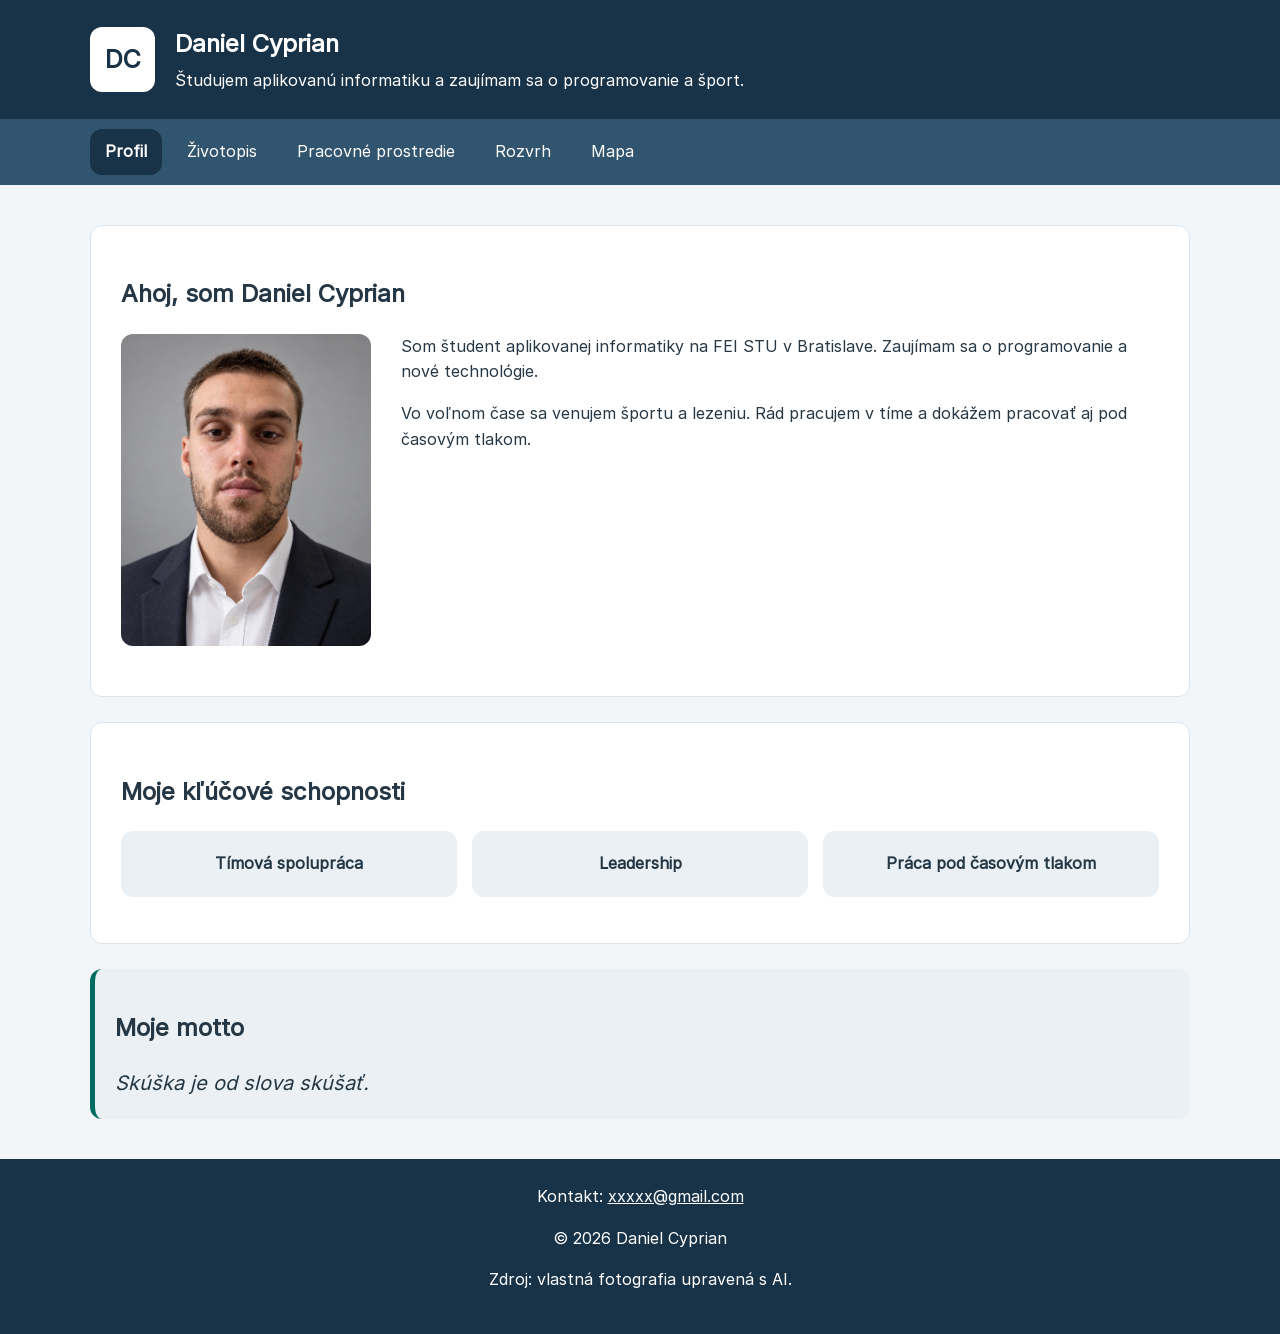
<file: index.html>
<!doctype html>
<html lang="sk">
  <head>
    <meta charset="UTF-8" />
    <meta name="viewport" content="width=device-width, initial-scale=1" />

    <title>Daniel Cyprian | Profil</title>
    <meta
      name="description"
      content="Osobná stránka Daniela Cypriana, študenta aplikovanej informatiky na FEI STU."
    />

    <meta property="og:title" content="Daniel Cyprian | Profil" />
    <meta
      property="og:description"
      content="Moje štúdium, schopnosti a záujmy."
    />
    <meta property="og:image" content="img/me.jpg" />

    <link rel="icon" href="favicon.png" />
    <link rel="stylesheet" href="css/styles.css" />
    <script src="js/script.js" defer></script>
  </head>

  <body>
    <a href="#main-content" class="skip-link">Preskočiť na obsah</a>

    <header>
      <div class="container">
        <a href="index.html" class="logo">DC</a>
        <h2>Daniel Cyprian</h2>
        <p>
          Študujem aplikovanú informatiku a zaujímam sa o programovanie a šport.
        </p>

        <button
          id="menu-button"
          type="button"
          aria-controls="main-navigation"
          aria-expanded="false"
        >
          Menu
        </button>
      </div>
    </header>

    <nav id="main-navigation">
      <ul>
        <li><a href="index.html" class="active">Profil</a></li>
        <li><a href="pages/cv.html">Životopis</a></li>
        <li><a href="pages/workspace.html">Pracovné prostredie</a></li>
        <li><a href="pages/schedule.html">Rozvrh</a></li>
        <li><a href="pages/map.html">Mapa</a></li>
      </ul>
    </nav>

    <main id="main-content" class="container">
      <section class="profile">
        <h1>Ahoj, som Daniel Cyprian</h1>

        <img
          src="img/me.jpg"
          alt="Portrét Daniela Cypriana"
          width="300"
          height="400"
          loading="lazy"
          class="profile-image"
        />

        <p>
          Som študent aplikovanej informatiky na FEI STU v Bratislave. Zaujímam
          sa o programovanie a nové technológie.
        </p>

        <p>
          Vo voľnom čase sa venujem športu a lezeniu. Rád pracujem v tíme a
          dokážem pracovať aj pod časovým tlakom.
        </p>
      </section>

      <section class="skills">
        <h2>Moje kľúčové schopnosti</h2>
        <ul>
          <li>Tímová spolupráca</li>
          <li>Leadership</li>
          <li>Práca pod časovým tlakom</li>
        </ul>
      </section>

      <aside class="motto">
        <h2>Moje motto</h2>
        <blockquote>Skúška je od slova skúšať.</blockquote>
      </aside>
    </main>

    <footer>
      <address>
        Kontakt: <a href="mailto:xxxxx@gmail.com">xxxxx@gmail.com</a>
      </address>
      <p>&copy; 2026 Daniel Cyprian</p>
      <p>Zdroj: vlastná fotografia upravená s AI.</p>
    </footer>
  </body>
</html>
</file>
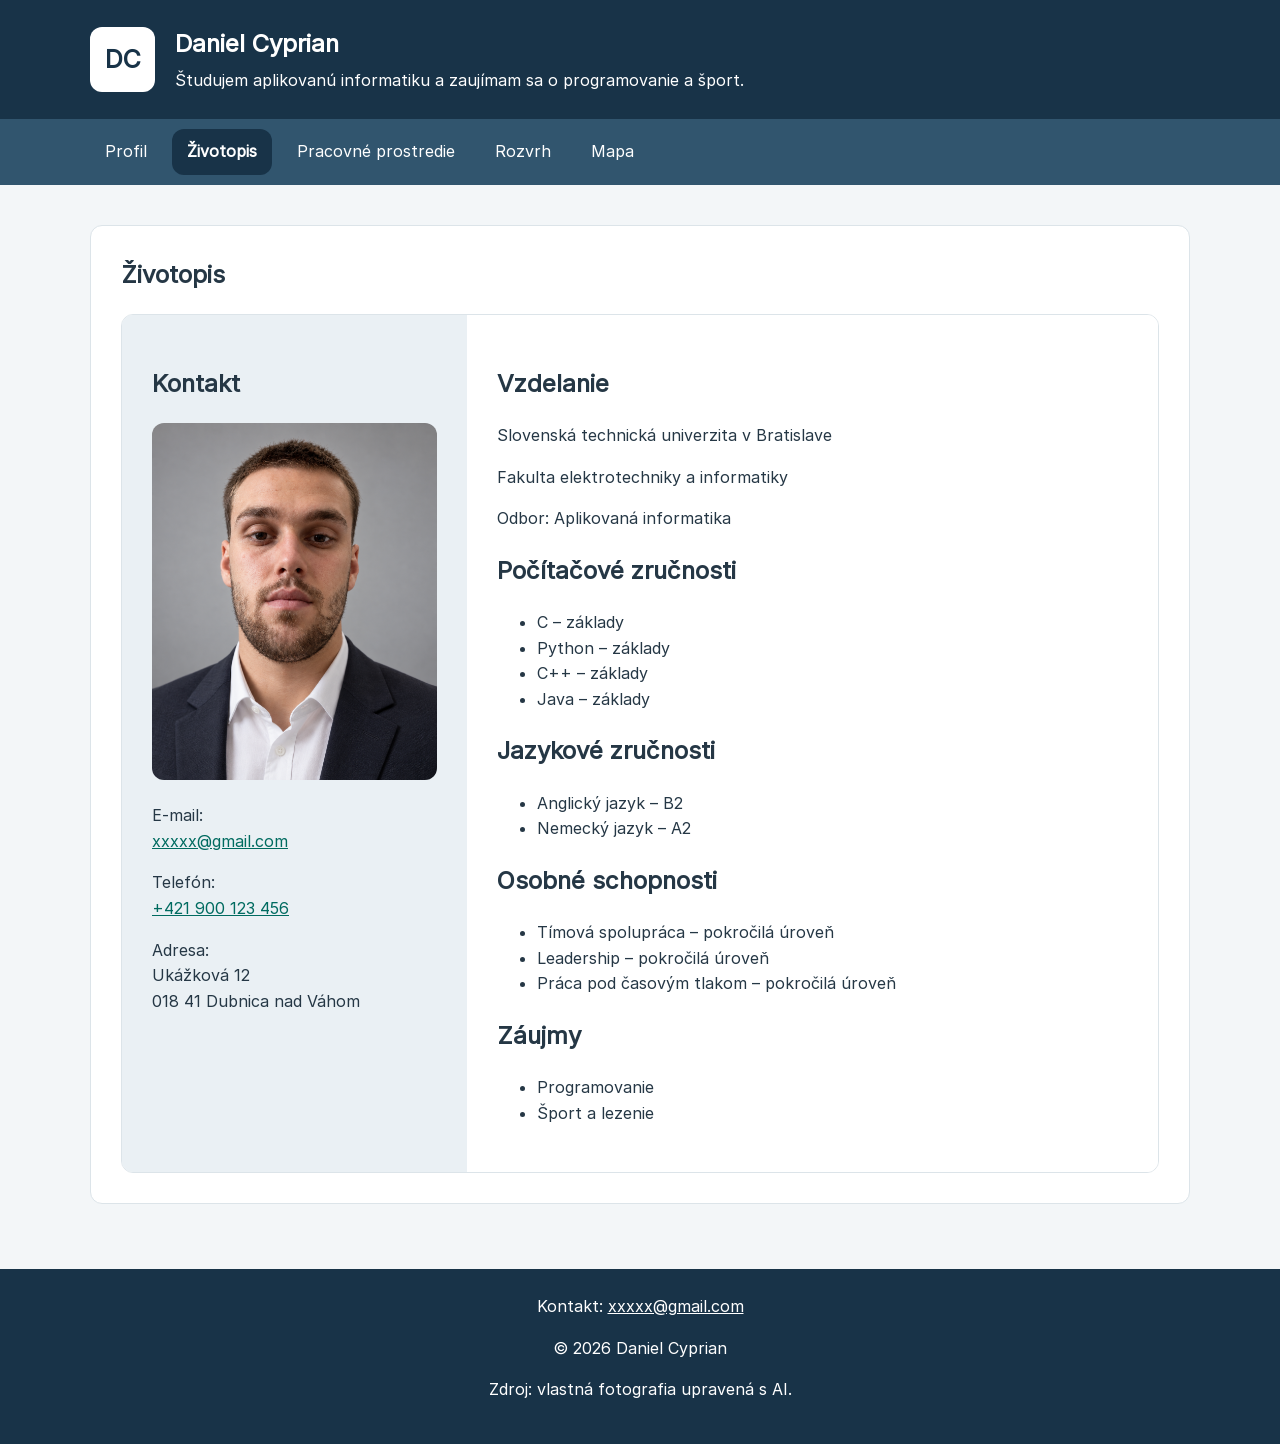
<file: pages/cv.html>
<!doctype html>
<html lang="sk">
  <head>
    <meta charset="UTF-8" />
    <meta name="viewport" content="width=device-width, initial-scale=1" />

    <title>Daniel Cyprian | Životopis</title>
    <meta name="description" content="Môj životopis, vzdelanie a zručnosti." />

    <meta property="og:title" content="Daniel Cyprian | Životopis" />
    <meta property="og:description" content="Moje vzdelanie a zručnosti." />
    <meta property="og:image" content="../img/me.jpg" />

    <link rel="icon" href="../favicon.png" />
    <link rel="stylesheet" href="../css/styles.css" />
    <link rel="stylesheet" href="../css/print.css" />

    <script src="../js/script.js" defer></script>
  </head>

  <body>
    <a href="#main-content" class="skip-link">Preskočiť na obsah</a>

    <header>
      <div class="container">
        <a href="../index.html" class="logo">DC</a>

        <h2>Daniel Cyprian</h2>

        <p>
          Študujem aplikovanú informatiku a zaujímam sa o programovanie a šport.
        </p>

        <button
          id="menu-button"
          type="button"
          aria-controls="main-navigation"
          aria-expanded="false"
        >
          Menu
        </button>
      </div>
    </header>

    <nav id="main-navigation">
      <ul>
        <li><a href="../index.html">Profil</a></li>
        <li><a href="cv.html" class="active">Životopis</a></li>
        <li><a href="workspace.html">Pracovné prostredie</a></li>
        <li><a href="schedule.html">Rozvrh</a></li>
        <li><a href="map.html">Mapa</a></li>
      </ul>
    </nav>

    <main id="main-content" class="container">
      <section class="cv-page">
        <h1>Životopis</h1>

        <div class="cv">
          <section class="cv-left">
            <h2>Kontakt</h2>

            <img
              src="../img/me.jpg"
              alt="Portrét Daniela Cypriana"
              width="300"
              height="400"
              loading="lazy"
            />

            <address>
              <p>
                E-mail:<br />
                <a href="mailto:xxxxx@gmail.com">xxxxx@gmail.com</a>
              </p>

              <p>
                Telefón:<br />
                <a href="tel:+421900123456">+421 900 123 456</a>
              </p>

              <p>
                Adresa:<br />
                Ukážková 12<br />
                018 41 Dubnica nad Váhom
              </p>
            </address>
          </section>

          <section class="cv-right">
            <h2>Vzdelanie</h2>

            <p>Slovenská technická univerzita v Bratislave</p>
            <p>Fakulta elektrotechniky a informatiky</p>
            <p>Odbor: Aplikovaná informatika</p>

            <h2>Počítačové zručnosti</h2>

            <ul>
              <li>C – základy</li>
              <li>Python – základy</li>
              <li>C++ – základy</li>
              <li>Java – základy</li>
            </ul>

            <h2>Jazykové zručnosti</h2>

            <ul>
              <li>Anglický jazyk – B2</li>
              <li>Nemecký jazyk – A2</li>
            </ul>

            <h2>Osobné schopnosti</h2>

            <ul>
              <li>Tímová spolupráca – pokročilá úroveň</li>
              <li>Leadership – pokročilá úroveň</li>
              <li>Práca pod časovým tlakom – pokročilá úroveň</li>
            </ul>

            <h2>Záujmy</h2>

            <ul>
              <li>Programovanie</li>
              <li>Šport a lezenie</li>
            </ul>
          </section>
        </div>
      </section>
    </main>

    <footer>
      <div class="container">
        <address>
          Kontakt:
          <a href="mailto:xxxxx@gmail.com">xxxxx@gmail.com</a>
        </address>

        <p>&copy; 2026 Daniel Cyprian</p>

        <p>Zdroj: vlastná fotografia upravená s AI.</p>
      </div>
    </footer>
  </body>
</html>
</file>
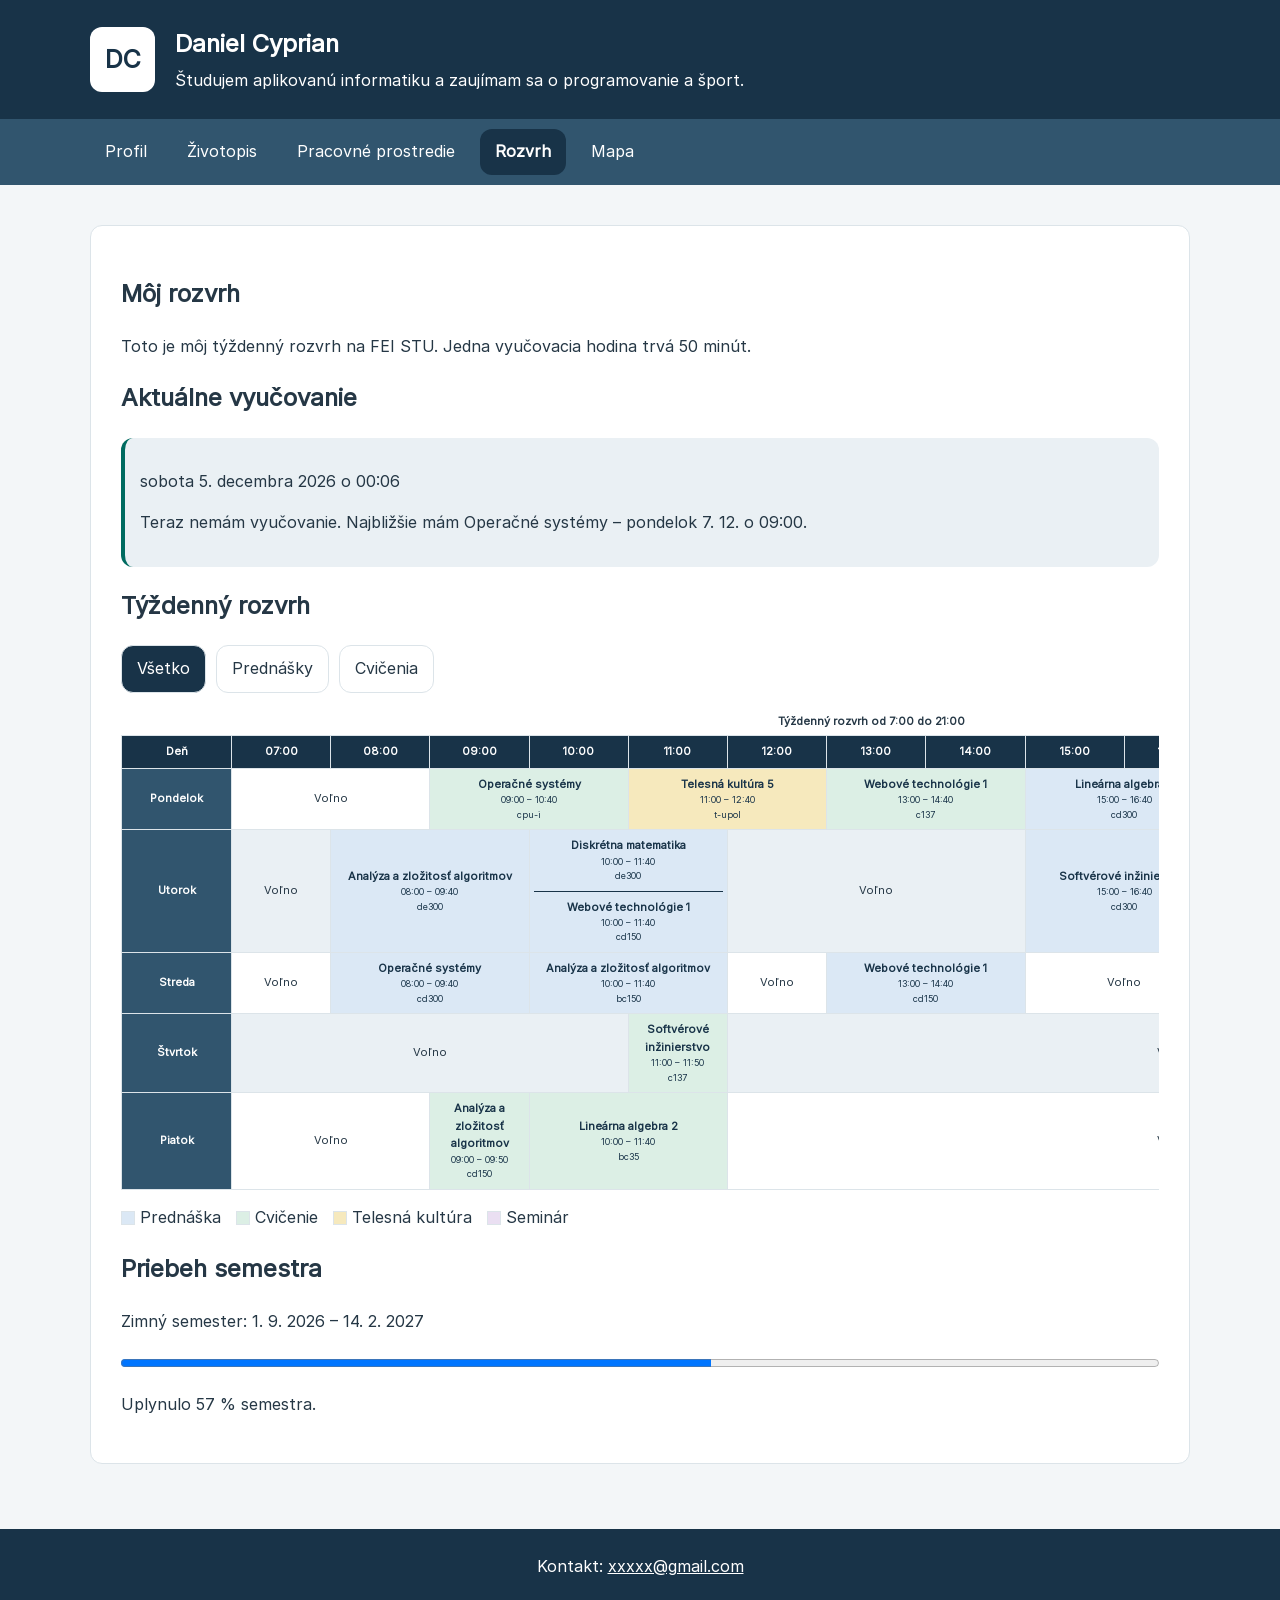
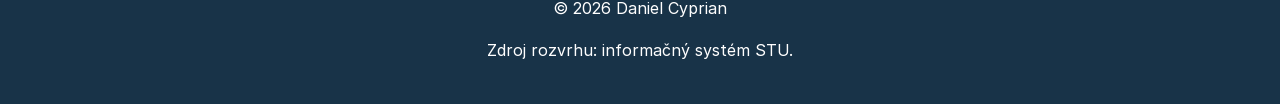
<file: pages/schedule.html>
<!doctype html>
<html lang="sk">
  <head>
    <meta charset="UTF-8" />
    <meta name="viewport" content="width=device-width, initial-scale=1" />

    <title>Daniel Cyprian | Rozvrh</title>
    <meta name="description" content="Môj týždenný rozvrh na FEI STU." />

    <meta property="og:title" content="Daniel Cyprian | Rozvrh" />
    <meta
      property="og:description"
      content="Môj týždenný rozvrh prednášok a cvičení."
    />
    <meta property="og:image" content="../img/me.jpg" />

    <link rel="icon" href="../favicon.png" />
    <link rel="stylesheet" href="../css/styles.css" />

    <script src="../js/script.js" defer></script>
  </head>

  <body>
    <a href="#main-content" class="skip-link">Preskočiť na obsah</a>

    <header>
      <div class="container">
        <a href="../index.html" class="logo">DC</a>

        <h2>Daniel Cyprian</h2>

        <p>
          Študujem aplikovanú informatiku a zaujímam sa o programovanie a šport.
        </p>

        <button
          id="menu-button"
          type="button"
          aria-controls="main-navigation"
          aria-expanded="false"
        >
          Menu
        </button>
      </div>
    </header>

    <nav id="main-navigation">
      <ul>
        <li><a href="../index.html">Profil</a></li>
        <li><a href="cv.html">Životopis</a></li>
        <li><a href="workspace.html">Pracovné prostredie</a></li>
        <li>
          <a href="schedule.html" class="active" aria-current="page">Rozvrh</a>
        </li>
        <li><a href="map.html">Mapa</a></li>
      </ul>
    </nav>

    <main id="main-content" class="container">
      <section class="schedule">
        <h1>Môj rozvrh</h1>

        <p>
          Toto je môj týždenný rozvrh na FEI STU. Jedna vyučovacia hodina trvá
          50 minút.
        </p>

        <h2>Aktuálne vyučovanie</h2>

        <div class="schedule-status">
          <p id="current-clock">Zisťujem aktuálny čas...</p>
          <p id="current-lesson">Zisťujem aktuálnu hodinu...</p>
        </div>

        <h2>Týždenný rozvrh</h2>

        <div class="schedule-filters">
          <button
            type="button"
            class="filter-button active"
            data-filter="all"
            aria-pressed="true"
          >
            Všetko
          </button>

          <button
            type="button"
            class="filter-button"
            data-filter="lecture"
            aria-pressed="false"
          >
            Prednášky
          </button>

          <button
            type="button"
            class="filter-button"
            data-filter="exercise"
            aria-pressed="false"
          >
            Cvičenia
          </button>
        </div>

        <p id="filter-message" class="filter-message" hidden>
          Pre tento filter nie sú žiadne hodiny.
        </p>

        <div class="schedule-table-wrapper">
          <table class="schedule-table">
            <caption>
              Týždenný rozvrh od 7:00 do 21:00
            </caption>

            <thead>
              <tr>
                <th class="day-column" scope="col">Deň</th>
                <th scope="col">07:00</th>
                <th scope="col">08:00</th>
                <th scope="col">09:00</th>
                <th scope="col">10:00</th>
                <th scope="col">11:00</th>
                <th scope="col">12:00</th>
                <th scope="col">13:00</th>
                <th scope="col">14:00</th>
                <th scope="col">15:00</th>
                <th scope="col">16:00</th>
                <th scope="col">17:00</th>
                <th scope="col">18:00</th>
                <th scope="col">19:00</th>
                <th scope="col">20:00</th>
              </tr>
            </thead>

            <tbody>
              <!-- Monday -->
              <tr>
                <th class="day-name" scope="row">Pondelok</th>

                <td colspan="2" class="free">Voľno</td>

                <td
                  colspan="2"
                  class="lesson lesson-exercise"
                  data-day="1"
                  data-start="09:00"
                  data-end="10:40"
                  data-name="Operačné systémy"
                  data-type="exercise"
                >
                  <strong>Operačné systémy</strong>
                  <small>09:00 – 10:40<br />cpu-i</small>
                </td>

                <td
                  colspan="2"
                  class="lesson lesson-sport"
                  data-day="1"
                  data-start="11:00"
                  data-end="12:40"
                  data-name="Telesná kultúra 5"
                  data-type="sport"
                >
                  <strong>Telesná kultúra 5</strong>
                  <small>11:00 – 12:40<br />t-upol</small>
                </td>

                <td
                  colspan="2"
                  class="lesson lesson-exercise"
                  data-day="1"
                  data-start="13:00"
                  data-end="14:40"
                  data-name="Webové technológie 1"
                  data-type="exercise"
                >
                  <strong>Webové technológie 1</strong>
                  <small>13:00 – 14:40<br />c137</small>
                </td>

                <td
                  colspan="2"
                  class="lesson lesson-lecture"
                  data-day="1"
                  data-start="15:00"
                  data-end="16:40"
                  data-name="Lineárna algebra 2"
                  data-type="lecture"
                >
                  <strong>Lineárna algebra 2</strong>
                  <small>15:00 – 16:40<br />cd300</small>
                </td>

                <td colspan="4" class="free">Voľno</td>
              </tr>

              <!-- Tuesday -->
              <tr>
                <th class="day-name" scope="row">Utorok</th>

                <td class="free">Voľno</td>

                <td
                  colspan="2"
                  class="lesson lesson-lecture"
                  data-day="2"
                  data-start="08:00"
                  data-end="09:40"
                  data-name="Analýza a zložitosť algoritmov"
                  data-type="lecture"
                >
                  <strong>Analýza a zložitosť algoritmov</strong>
                  <small>08:00 – 09:40<br />de300</small>
                </td>

                <td
                  colspan="2"
                  class="lesson lesson-lecture"
                  data-day="2"
                  data-start="10:00"
                  data-end="11:40"
                  data-name="Diskrétna matematika / Webové technológie 1"
                  data-type="lecture"
                >
                  <div class="lesson-item">
                    <strong>Diskrétna matematika</strong>
                    <small>10:00 – 11:40<br />de300</small>
                  </div>

                  <div class="lesson-item">
                    <strong>Webové technológie 1</strong>
                    <small>10:00 – 11:40<br />cd150</small>
                  </div>
                </td>

                <td colspan="3" class="free">Voľno</td>

                <td
                  colspan="2"
                  class="lesson lesson-lecture"
                  data-day="2"
                  data-start="15:00"
                  data-end="16:40"
                  data-name="Softvérové inžinierstvo"
                  data-type="lecture"
                >
                  <strong>Softvérové inžinierstvo</strong>
                  <small>15:00 – 16:40<br />cd300</small>
                </td>

                <td
                  class="lesson lesson-seminar"
                  data-day="2"
                  data-start="17:00"
                  data-end="17:50"
                  data-name="Softvérové inžinierstvo"
                  data-type="seminar"
                >
                  <strong>Softvérové inžinierstvo</strong>
                  <small>17:00 – 17:50<br />cd300</small>
                </td>

                <td colspan="3" class="free">Voľno</td>
              </tr>

              <!-- Wednesday -->
              <tr>
                <th class="day-name" scope="row">Streda</th>

                <td class="free">Voľno</td>

                <td
                  colspan="2"
                  class="lesson lesson-lecture"
                  data-day="3"
                  data-start="08:00"
                  data-end="09:40"
                  data-name="Operačné systémy"
                  data-type="lecture"
                >
                  <strong>Operačné systémy</strong>
                  <small>08:00 – 09:40<br />cd300</small>
                </td>

                <td
                  colspan="2"
                  class="lesson lesson-lecture"
                  data-day="3"
                  data-start="10:00"
                  data-end="11:40"
                  data-name="Analýza a zložitosť algoritmov"
                  data-type="lecture"
                >
                  <strong>Analýza a zložitosť algoritmov</strong>
                  <small>10:00 – 11:40<br />bc150</small>
                </td>

                <td class="free">Voľno</td>

                <td
                  colspan="2"
                  class="lesson lesson-lecture"
                  data-day="3"
                  data-start="13:00"
                  data-end="14:40"
                  data-name="Webové technológie 1"
                  data-type="lecture"
                >
                  <strong>Webové technológie 1</strong>
                  <small>13:00 – 14:40<br />cd150</small>
                </td>

                <td colspan="2" class="free">Voľno</td>

                <td
                  colspan="2"
                  class="lesson lesson-exercise"
                  data-day="3"
                  data-start="17:00"
                  data-end="18:40"
                  data-name="Diskrétna matematika"
                  data-type="exercise"
                >
                  <strong>Diskrétna matematika</strong>
                  <small>17:00 – 18:40<br />b715</small>
                </td>

                <td colspan="2" class="free">Voľno</td>
              </tr>

              <!-- Thursday -->
              <tr>
                <th class="day-name" scope="row">Štvrtok</th>

                <td colspan="4" class="free">Voľno</td>

                <td
                  class="lesson lesson-exercise"
                  data-day="4"
                  data-start="11:00"
                  data-end="11:50"
                  data-name="Softvérové inžinierstvo"
                  data-type="exercise"
                >
                  <strong>Softvérové inžinierstvo</strong>
                  <small>11:00 – 11:50<br />c137</small>
                </td>

                <td colspan="9" class="free">Voľno</td>
              </tr>

              <!-- Friday -->
              <tr>
                <th class="day-name" scope="row">Piatok</th>

                <td colspan="2" class="free">Voľno</td>

                <td
                  class="lesson lesson-exercise"
                  data-day="5"
                  data-start="09:00"
                  data-end="09:50"
                  data-name="Analýza a zložitosť algoritmov"
                  data-type="exercise"
                >
                  <strong>Analýza a zložitosť algoritmov</strong>
                  <small>09:00 – 09:50<br />cd150</small>
                </td>

                <td
                  colspan="2"
                  class="lesson lesson-exercise"
                  data-day="5"
                  data-start="10:00"
                  data-end="11:40"
                  data-name="Lineárna algebra 2"
                  data-type="exercise"
                >
                  <strong>Lineárna algebra 2</strong>
                  <small>10:00 – 11:40<br />bc35</small>
                </td>

                <td colspan="9" class="free">Voľno</td>
              </tr>
            </tbody>
          </table>
        </div>

        <div class="schedule-legend">
          <span class="legend-item">
            <span class="legend-color legend-lecture"></span>
            Prednáška
          </span>

          <span class="legend-item">
            <span class="legend-color legend-exercise"></span>
            Cvičenie
          </span>

          <span class="legend-item">
            <span class="legend-color legend-sport"></span>
            Telesná kultúra
          </span>

          <span class="legend-item">
            <span class="legend-color legend-seminar"></span>
            Seminár
          </span>
        </div>

        <h2>Priebeh semestra</h2>

        <p>Zimný semester: 1. 9. 2026 – 14. 2. 2027</p>

        <progress id="semester-progress" max="100" value="0">0 %</progress>

        <p id="progress-text">Počítam priebeh semestra...</p>
      </section>
    </main>

    <footer>
      <div class="container">
        <address>
          Kontakt:
          <a href="mailto:xxxxx@gmail.com">xxxxx@gmail.com</a>
        </address>

        <p>&copy; 2026 Daniel Cyprian</p>

        <p>Zdroj rozvrhu: informačný systém STU.</p>
      </div>
    </footer>
  </body>
</html>
</file>
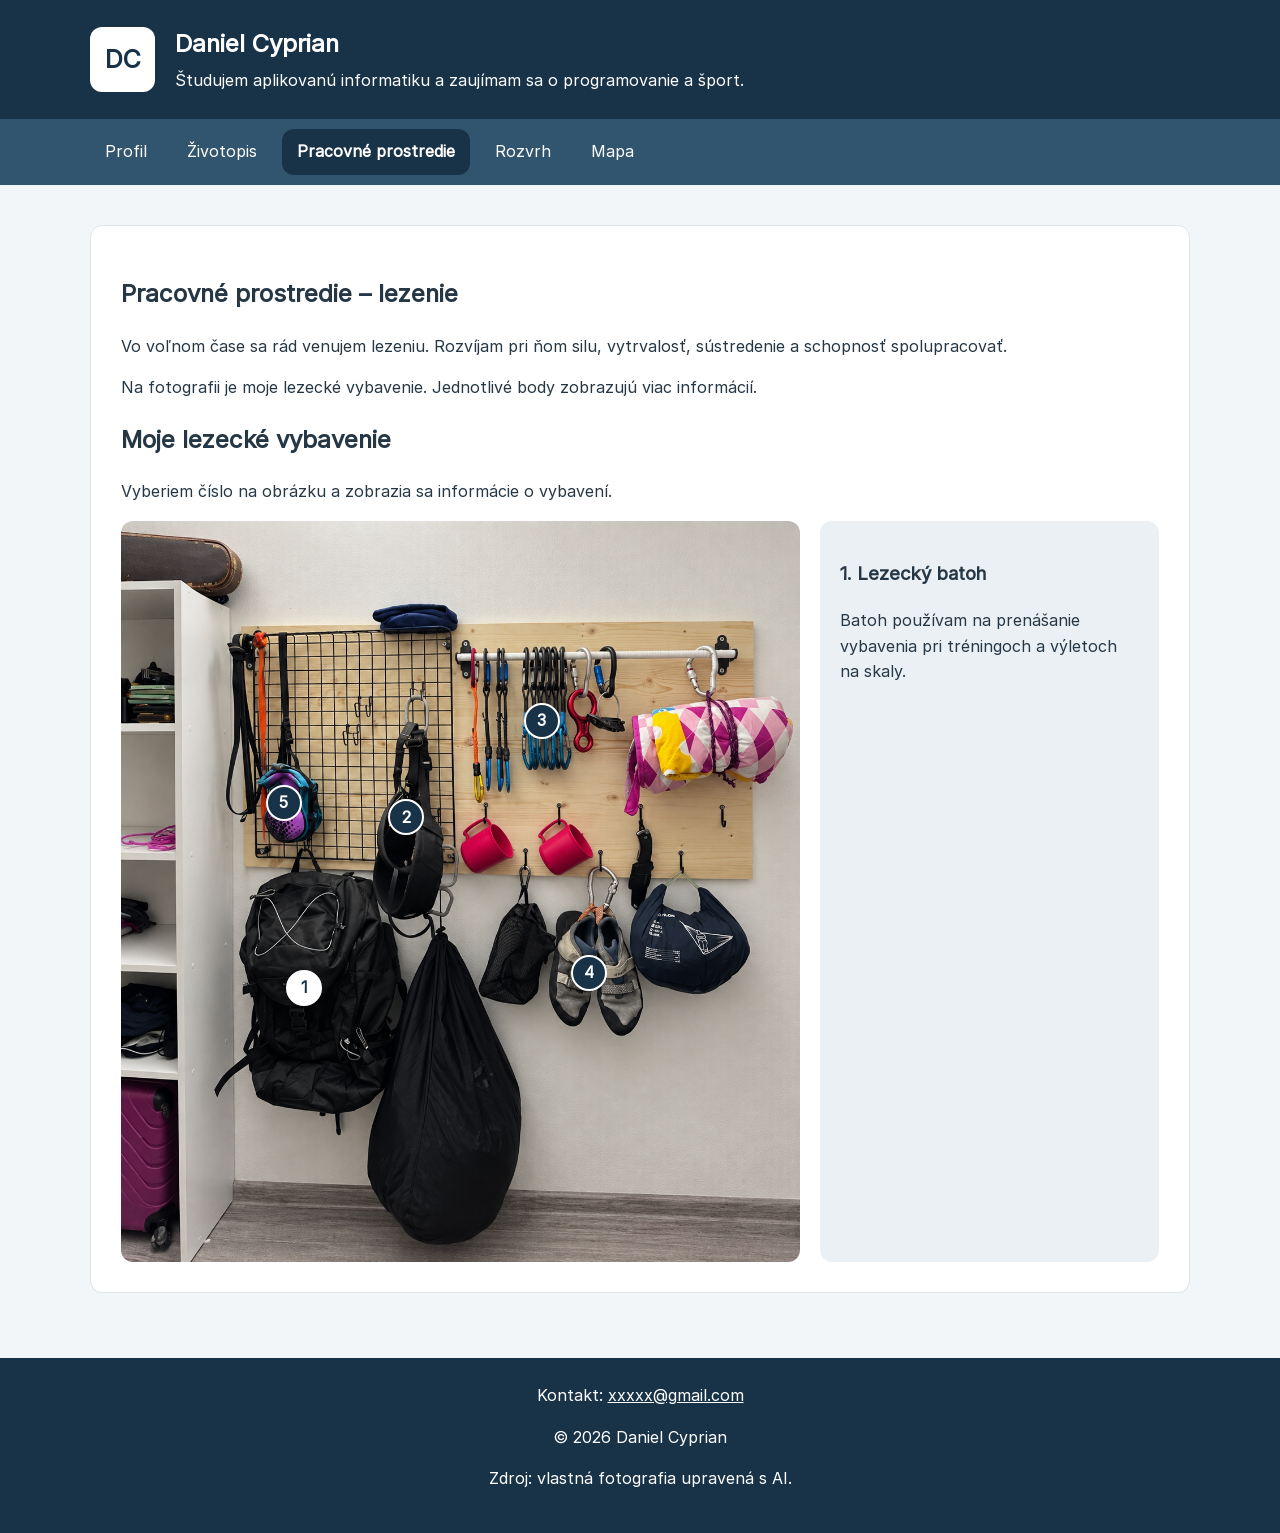
<file: pages/workspace.html>
<!doctype html>
<html lang="sk">
  <head>
    <meta charset="UTF-8" />
    <meta name="viewport" content="width=device-width, initial-scale=1" />

    <title>Daniel Cyprian | Pracovné prostredie</title>
    <meta name="description" content="Moje lezenie a lezecké vybavenie." />

    <meta property="og:title" content="Daniel Cyprian | Pracovné prostredie" />
    <meta
      property="og:description"
      content="Moje lezenie a lezecké vybavenie."
    />
    <meta property="og:image" content="../img/workspace.png" />

    <link rel="icon" href="../favicon.png" />
    <link rel="stylesheet" href="../css/styles.css" />

    <script src="../js/script.js" defer></script>
  </head>

  <body>
    <a href="#main-content" class="skip-link">Preskočiť na obsah</a>

    <header>
      <div class="container">
        <a href="../index.html" class="logo">DC</a>
        <h2>Daniel Cyprian</h2>
        <p>
          Študujem aplikovanú informatiku a zaujímam sa o programovanie a šport.
        </p>

        <button
          id="menu-button"
          type="button"
          aria-controls="main-navigation"
          aria-expanded="false"
        >
          Menu
        </button>
      </div>
    </header>

    <nav id="main-navigation">
      <ul>
        <li><a href="../index.html">Profil</a></li>
        <li><a href="cv.html">Životopis</a></li>
        <li><a href="workspace.html" class="active">Pracovné prostredie</a></li>
        <li><a href="schedule.html">Rozvrh</a></li>
        <li><a href="map.html">Mapa</a></li>
      </ul>
    </nav>

    <main id="main-content" class="container">
      <section class="workspace">
        <h1>Pracovné prostredie – lezenie</h1>

        <p>
          Vo voľnom čase sa rád venujem lezeniu. Rozvíjam pri ňom silu,
          vytrvalosť, sústredenie a schopnosť spolupracovať.
        </p>

        <p>
          Na fotografii je moje lezecké vybavenie. Jednotlivé body zobrazujú
          viac informácií.
        </p>

        <h2>Moje lezecké vybavenie</h2>

        <p id="gear-help">
          Vyberiem číslo na obrázku a zobrazia sa informácie o vybavení.
        </p>

        <input type="radio" name="gear" id="gear-1" checked />
        <input type="radio" name="gear" id="gear-2" />
        <input type="radio" name="gear" id="gear-3" />
        <input type="radio" name="gear" id="gear-4" />
        <input type="radio" name="gear" id="gear-5" />

        <div class="workspace-layout">
          <div class="workspace-image-box">
            <img
              src="../img/workspace.png"
              alt="Moje lezecké vybavenie"
              class="workspace-image"
              loading="lazy"
            />

            <label for="gear-1" class="workspace-hotspot hotspot-1">
              <span aria-hidden="true">1</span>
              <span class="visually-hidden">Lezecký batoh</span>
            </label>

            <label for="gear-2" class="workspace-hotspot hotspot-2">
              <span aria-hidden="true">2</span>
              <span class="visually-hidden">Lezecký úväz</span>
            </label>

            <label for="gear-3" class="workspace-hotspot hotspot-3">
              <span aria-hidden="true">3</span>
              <span class="visually-hidden">Expresky a karabíny</span>
            </label>

            <label for="gear-4" class="workspace-hotspot hotspot-4">
              <span aria-hidden="true">4</span>
              <span class="visually-hidden">Lezečky</span>
            </label>

            <label for="gear-5" class="workspace-hotspot hotspot-5">
              <span aria-hidden="true">5</span>
              <span class="visually-hidden">Vak na kriedu</span>
            </label>
          </div>

          <div class="workspace-panels">
            <article class="workspace-panel panel-1">
              <h3>1. Lezecký batoh</h3>
              <p>
                Batoh používam na prenášanie vybavenia pri tréningoch a výletoch
                na skaly.
              </p>
            </article>

            <article class="workspace-panel panel-2">
              <h3>2. Lezecký úväz</h3>
              <p>
                Úväz používam pri istenom lezení. Pred lezením vždy kontrolujem
                jeho správne nasadenie.
              </p>
            </article>

            <article class="workspace-panel panel-3">
              <h3>3. Expresky a karabíny</h3>
              <p>
                Používam ich pri istenom lezení. Pri lezení vo dvojici je
                dôležitá tímová spolupráca, dôvera a vzájomná kontrola.
              </p>
            </article>

            <article class="workspace-panel panel-4">
              <h3>4. Lezečky</h3>
              <p>
                Lezečky mi pomáhajú pri presnom pohybe a správnej technike nôh
                na lezeckej stene.
              </p>
            </article>

            <article class="workspace-panel panel-5">
              <h3>5. Vak na kriedu</h3>
              <p>
                Krieda pomáha udržiavať ruky suché a zlepšuje úchop na chytoch.
              </p>
            </article>
          </div>
        </div>
      </section>
    </main>

    <footer>
      <div class="container">
        <address>
          Kontakt: <a href="mailto:xxxxx@gmail.com">xxxxx@gmail.com</a>
        </address>
        <p>&copy; 2026 Daniel Cyprian</p>
        <p>Zdroj: vlastná fotografia upravená s AI.</p>
      </div>
    </footer>
  </body>
</html>
</file>
<file: css/styles.css>
:root {
  --brand: #183348;
  --brand-light: #31556e;
  --accent: #006b60;

  --background: #f3f6f8;
  --surface: #ffffff;
  --soft: #eaf0f4;

  --text: #253745;
  --border: #dce4e9;
  --white: #ffffff;

  --lecture: #dbe8f5;
  --exercise: #dcefe5;
  --sport: #f6e9bd;
  --seminar: #eadff2;

  --lesson-text: #183348;
  --current: #b65a12;

  --radius: 12px;
  --space: 20px;
}

/* FONT */

@font-face {
  font-family: "SiteFont";
  src: url("../fonts/chosen-font.woff2") format("woff2");
}

/* BASIC */

* {
  box-sizing: border-box;
}

body {
  margin: 0;
  background: var(--background);
  color: var(--text);
  font-family: "SiteFont", Arial, sans-serif;
  line-height: 1.6;
}

.container {
  width: 90%;
  max-width: 1100px;
  margin: auto;
}

h1,
h2,
h3 {
  color: var(--text);
}

a {
  color: var(--accent);
}

img {
  max-width: 100%;
}

button,
input,
select {
  font: inherit;
}

/* HEADER */

header {
  padding: 25px 0;
  background: var(--brand);
  color: var(--white);
}

header .container {
  display: grid;
  grid-template-columns: 65px 1fr;
  gap: 5px 20px;
  align-items: center;
}

.logo {
  grid-row: 1 / 3;

  width: 65px;
  height: 65px;

  display: flex;
  align-items: center;
  justify-content: center;

  background: var(--white);
  color: var(--brand);

  font-size: 25px;
  font-weight: bold;
  text-decoration: none;

  border-radius: var(--radius);
}

header h2,
header p {
  margin: 0;
}

header h2 {
  color: var(--white);
}

#menu-button {
  display: none;
  padding: 10px;

  background: var(--white);
  color: var(--brand);

  border: 0;
  border-radius: var(--radius);

  cursor: pointer;
}

/* MENU */

nav {
  background: var(--brand-light);
}

nav ul {
  display: flex;
  gap: 10px;

  width: 90%;
  max-width: 1100px;

  margin: auto;
  padding: 10px 0;

  list-style: none;
}

nav a {
  display: block;
  padding: 10px 15px;

  color: var(--white);
  text-decoration: none;

  border-radius: var(--radius);
}

nav a:hover,
nav a.active {
  background: var(--brand);
  color: var(--white);
  font-weight: bold;
}

/* MAIN */

main {
  padding: 40px 0;
}

section {
  padding: 30px;
  margin-bottom: 25px;

  background: var(--surface);

  border: 1px solid var(--border);
  border-radius: var(--radius);
}

/* PROFILE */

.profile {
  display: flow-root;
}

.profile-image {
  float: left;

  width: 250px;
  height: auto;

  margin: 0 30px 20px 0;

  border-radius: var(--radius);
}

.skills ul {
  display: grid;
  grid-template-columns: repeat(3, 1fr);
  gap: 15px;

  padding: 0;
  list-style: none;
}

.skills li {
  padding: 20px;

  background: var(--soft);

  text-align: center;
  font-weight: bold;

  border-radius: var(--radius);
}

.motto {
  padding: 20px;

  background: var(--soft);

  border-left: 5px solid var(--accent);
  border-radius: var(--radius);
}

.motto blockquote {
  margin: 0;
  font-size: 20px;
  font-style: italic;
}

/* CV */

.cv-page h1 {
  margin-top: 0;
}

.cv {
  display: grid;
  grid-template-columns: 1fr 2fr;

  overflow: hidden;

  border: 1px solid var(--border);
  border-radius: var(--radius);
}

.cv section {
  margin: 0;
  padding: 30px;

  border: 0;
  border-radius: 0;
}

.cv-left {
  background: var(--soft);
}

.cv-right {
  background: var(--surface);
  border-left: 1px solid var(--border);
}

.cv-left img {
  width: 100%;
  height: auto;

  border-radius: var(--radius);
}

.cv address {
  font-style: normal;
}

/* WORKSPACE */

.workspace-layout {
  display: grid;
  grid-template-columns: 2fr 1fr;
  gap: var(--space);
}

.workspace-image-box {
  position: relative;
}

.workspace-image {
  display: block;
  width: 100%;

  border-radius: var(--radius);
}

input[name="gear"] {
  position: absolute;

  width: 1px;
  height: 1px;

  opacity: 0;
}

.workspace-hotspot {
  position: absolute;

  width: 36px;
  height: 36px;

  display: flex;
  align-items: center;
  justify-content: center;

  background: var(--brand);
  color: var(--white);

  border: 2px solid var(--white);
  border-radius: 50%;

  font-weight: bold;
  cursor: pointer;

  transform: translate(-50%, -50%);
}

.hotspot-1 {
  top: 63%;
  left: 27%;
}
.hotspot-2 {
  top: 40%;
  left: 42%;
}
.hotspot-3 {
  top: 27%;
  left: 62%;
}
.hotspot-4 {
  top: 61%;
  left: 69%;
}
.hotspot-5 {
  top: 38%;
  left: 24%;
}

.workspace-panels {
  display: grid;
}

.workspace-panel {
  grid-area: 1 / 1;

  padding: 20px;

  background: var(--soft);

  visibility: hidden;

  border-radius: var(--radius);
}

#gear-1:checked ~ .workspace-layout .panel-1,
#gear-2:checked ~ .workspace-layout .panel-2,
#gear-3:checked ~ .workspace-layout .panel-3,
#gear-4:checked ~ .workspace-layout .panel-4,
#gear-5:checked ~ .workspace-layout .panel-5 {
  visibility: visible;
}

#gear-1:checked ~ .workspace-layout .hotspot-1,
#gear-2:checked ~ .workspace-layout .hotspot-2,
#gear-3:checked ~ .workspace-layout .hotspot-3,
#gear-4:checked ~ .workspace-layout .hotspot-4,
#gear-5:checked ~ .workspace-layout .hotspot-5 {
  background: var(--white);
  color: var(--brand);
}

#gear-1:focus-visible ~ .workspace-layout .hotspot-1,
#gear-2:focus-visible ~ .workspace-layout .hotspot-2,
#gear-3:focus-visible ~ .workspace-layout .hotspot-3,
#gear-4:focus-visible ~ .workspace-layout .hotspot-4,
#gear-5:focus-visible ~ .workspace-layout .hotspot-5 {
  outline: 3px solid var(--accent);
  outline-offset: 3px;
}

.visually-hidden {
  position: absolute;

  width: 1px;
  height: 1px;

  overflow: hidden;
  clip-path: inset(50%);
}

/* SCHEDULE */

.schedule-status,
.filter-message {
  padding: 15px;

  background: var(--soft);

  border-radius: var(--radius);
}

.schedule-status {
  border-left: 4px solid var(--accent);
}

.schedule-filters {
  display: flex;
  flex-wrap: wrap;
  gap: 10px;

  margin: 15px 0;
}

.filter-button {
  padding: 10px 15px;

  background: var(--surface);
  color: var(--text);

  border: 1px solid var(--border);
  border-radius: var(--radius);

  cursor: pointer;
}

.filter-button:hover,
.filter-button.active {
  background: var(--brand);
  color: var(--white);
}

.schedule-table-wrapper {
  overflow-x: auto;
}

.schedule-table {
  width: 100%;
  min-width: 1500px;

  border-collapse: collapse;
  table-layout: fixed;

  font-size: 11px;
}

.schedule-table caption {
  padding: 5px;

  text-align: center;
  font-weight: bold;
}

.schedule-table th,
.schedule-table td {
  padding: 7px 4px;

  border: 1px solid var(--border);

  text-align: center;
  vertical-align: middle;
}

.schedule-table thead th {
  background: var(--brand);
  color: var(--white);
}

.schedule-table .day-column,
.schedule-table .day-name {
  width: 110px;
  min-width: 110px;
  max-width: 110px;

  white-space: nowrap;
}

.schedule-table .day-name {
  background: var(--brand-light);
  color: var(--white);

  font-weight: bold;
}

.schedule-table tbody tr:nth-of-type(even) {
  background: var(--soft);
}

.free {
  color: var(--text);
}

.lesson {
  color: var(--lesson-text);
}

.lesson-lecture {
  background: var(--lecture);
}

.lesson-exercise {
  background: var(--exercise);
}

.lesson-sport {
  background: var(--sport);
}

.lesson-seminar {
  background: var(--seminar);
}

.lesson strong,
.lesson small {
  display: block;
}

.lesson small {
  font-size: 9px;
}

.lesson-item + .lesson-item {
  margin-top: 7px;
  padding-top: 7px;

  border-top: 1px solid currentColor;
}

.current {
  outline: 4px solid var(--current);
  outline-offset: -4px;
}

.schedule-legend {
  display: flex;
  flex-wrap: wrap;
  gap: 15px;

  margin-top: 15px;
}

.legend-item {
  display: flex;
  align-items: center;
  gap: 5px;
}

.legend-color {
  width: 14px;
  height: 14px;

  border: 1px solid var(--border);
}

.legend-lecture {
  background: var(--lecture);
}
.legend-exercise {
  background: var(--exercise);
}
.legend-sport {
  background: var(--sport);
}
.legend-seminar {
  background: var(--seminar);
}

#semester-progress {
  width: 100%;
}

/* MAP */

#map {
  width: 100%;
  height: 480px;

  margin: 20px 0;

  border-radius: var(--radius);
}

.map-layout {
  display: grid;
  grid-template-columns: repeat(3, 1fr);
  gap: var(--space);
}

.map-panel {
  margin: 0;
  padding: 20px;

  background: var(--soft);
}

.map-panel label {
  display: block;
  font-weight: bold;
}

.map-panel input,
.map-panel select {
  width: 100%;

  padding: 10px;
  margin-bottom: 10px;

  background: var(--surface);
  color: var(--text);

  border: 1px solid var(--border);
  border-radius: var(--radius);
}

.map-panel button {
  padding: 10px 15px;

  background: var(--brand);
  color: var(--white);

  border: 0;
  border-radius: var(--radius);

  cursor: pointer;
}

#point-list {
  padding: 0;
  list-style: none;
}

.point-button {
  width: 100%;
  margin-bottom: 5px;
}

.point-button.selected {
  outline: 3px solid var(--accent);
}

/* FOOTER */

footer {
  padding: 25px;

  background: var(--brand);
  color: var(--white);

  text-align: center;
}

footer address {
  font-style: normal;
}

footer a {
  color: var(--white);
}

/* ACCESSIBILITY */

.skip-link {
  position: absolute;

  top: -100px;
  left: 10px;

  padding: 10px;

  background: var(--white);
  color: var(--brand);

  z-index: 1000;
}

.skip-link:focus {
  top: 10px;
}

a:focus-visible,
button:focus-visible,
input:focus-visible,
select:focus-visible {
  outline: 3px solid var(--accent);
  outline-offset: 3px;
}

/* MOBILE */

@media (max-width: 768px) {
  header .container {
    grid-template-columns: 50px 1fr auto;
  }

  .logo {
    width: 50px;
    height: 50px;
  }

  header h2 {
    font-size: 20px;
  }

  header p {
    font-size: 13px;
  }

  #menu-button {
    grid-column: 3;
    grid-row: 1 / 3;
  }

  .js-enabled #menu-button {
    display: block;
  }

  .js-enabled nav {
    display: none;
  }

  .js-enabled nav.is-open {
    display: block;
  }

  nav ul {
    flex-direction: column;
  }

  nav a {
    text-align: center;
  }

  .profile-image {
    float: none;

    display: block;

    width: 100%;
    max-width: 300px;

    margin: 0 auto 20px;
  }

  .skills ul,
  .cv,
  .workspace-layout,
  .map-layout {
    grid-template-columns: 1fr;
  }

  .cv-right {
    border-left: 0;
    border-top: 1px solid var(--border);
  }

  .schedule-table {
    min-width: 1500px;
    font-size: 10px;
  }

  #map {
    height: 350px;
  }
}

/* DARK MODE */

@media (prefers-color-scheme: dark) {
  :root {
    --accent: #8ce9d9;

    --background: #101820;
    --surface: #1c2933;
    --soft: #293b48;

    --text: #f0f4f6;
    --border: #465b6a;

    --lecture: #284962;
    --exercise: #234f40;
    --sport: #65541f;
    --seminar: #4e3d63;

    --lesson-text: #ffffff;
    --current: #ffd166;
  }
}

/* REDUCED MOTION */

@media (prefers-reduced-motion: reduce) {
  *,
  *::before,
  *::after {
    animation: none !important;
    transition: none !important;
  }
}
</file>
<file: css/print.css>
@page {
  size: A4;
  margin: 10mm;
}

@media print {
  header,
  nav,
  footer,
  .skip-link {
    display: none;
  }

  body {
    margin: 0;

    background: white;
    color: #111111;

    font-size: 11.5pt;
    line-height: 1.4;
  }

  main,
  .container {
    width: 100%;
    max-width: none;

    margin: 0;
    padding: 0;
  }

  .cv-page {
    margin: 0;
    padding: 0;

    background: white;
    border: 0;
  }

  .cv-page h1 {
    margin: 0 0 9mm;

    font-size: 27pt;
    color: #111111;
  }

  .cv {
    display: grid;
    grid-template-columns: 1fr 2fr;

    gap: 8mm;

    border: 0;
    border-radius: 0;

    overflow: visible;
  }

  .cv section {
    margin: 0;
    padding: 0;

    background: white;

    border: 0;
    border-radius: 0;
  }

  .cv-left {
    padding-right: 8mm !important;

    border-right: 1px solid #bbbbbb !important;
  }

  .cv-right {
    border-left: 0;
  }

  .cv h2 {
    margin: 7mm 0 3mm;

    font-size: 15pt;
    color: #111111;
  }

  .cv h2:first-child {
    margin-top: 0;
  }

  .cv p {
    margin: 3mm 0;
  }

  .cv ul {
    margin: 3mm 0;
    padding-left: 6mm;
  }

  .cv-left img {
    width: 45mm;
    height: auto;

    margin: 2mm 0 6mm;

    border-radius: 0;
  }

  .cv address {
    font-style: normal;
  }

  a {
    color: #111111;
    text-decoration: none;
  }
}
</file>
